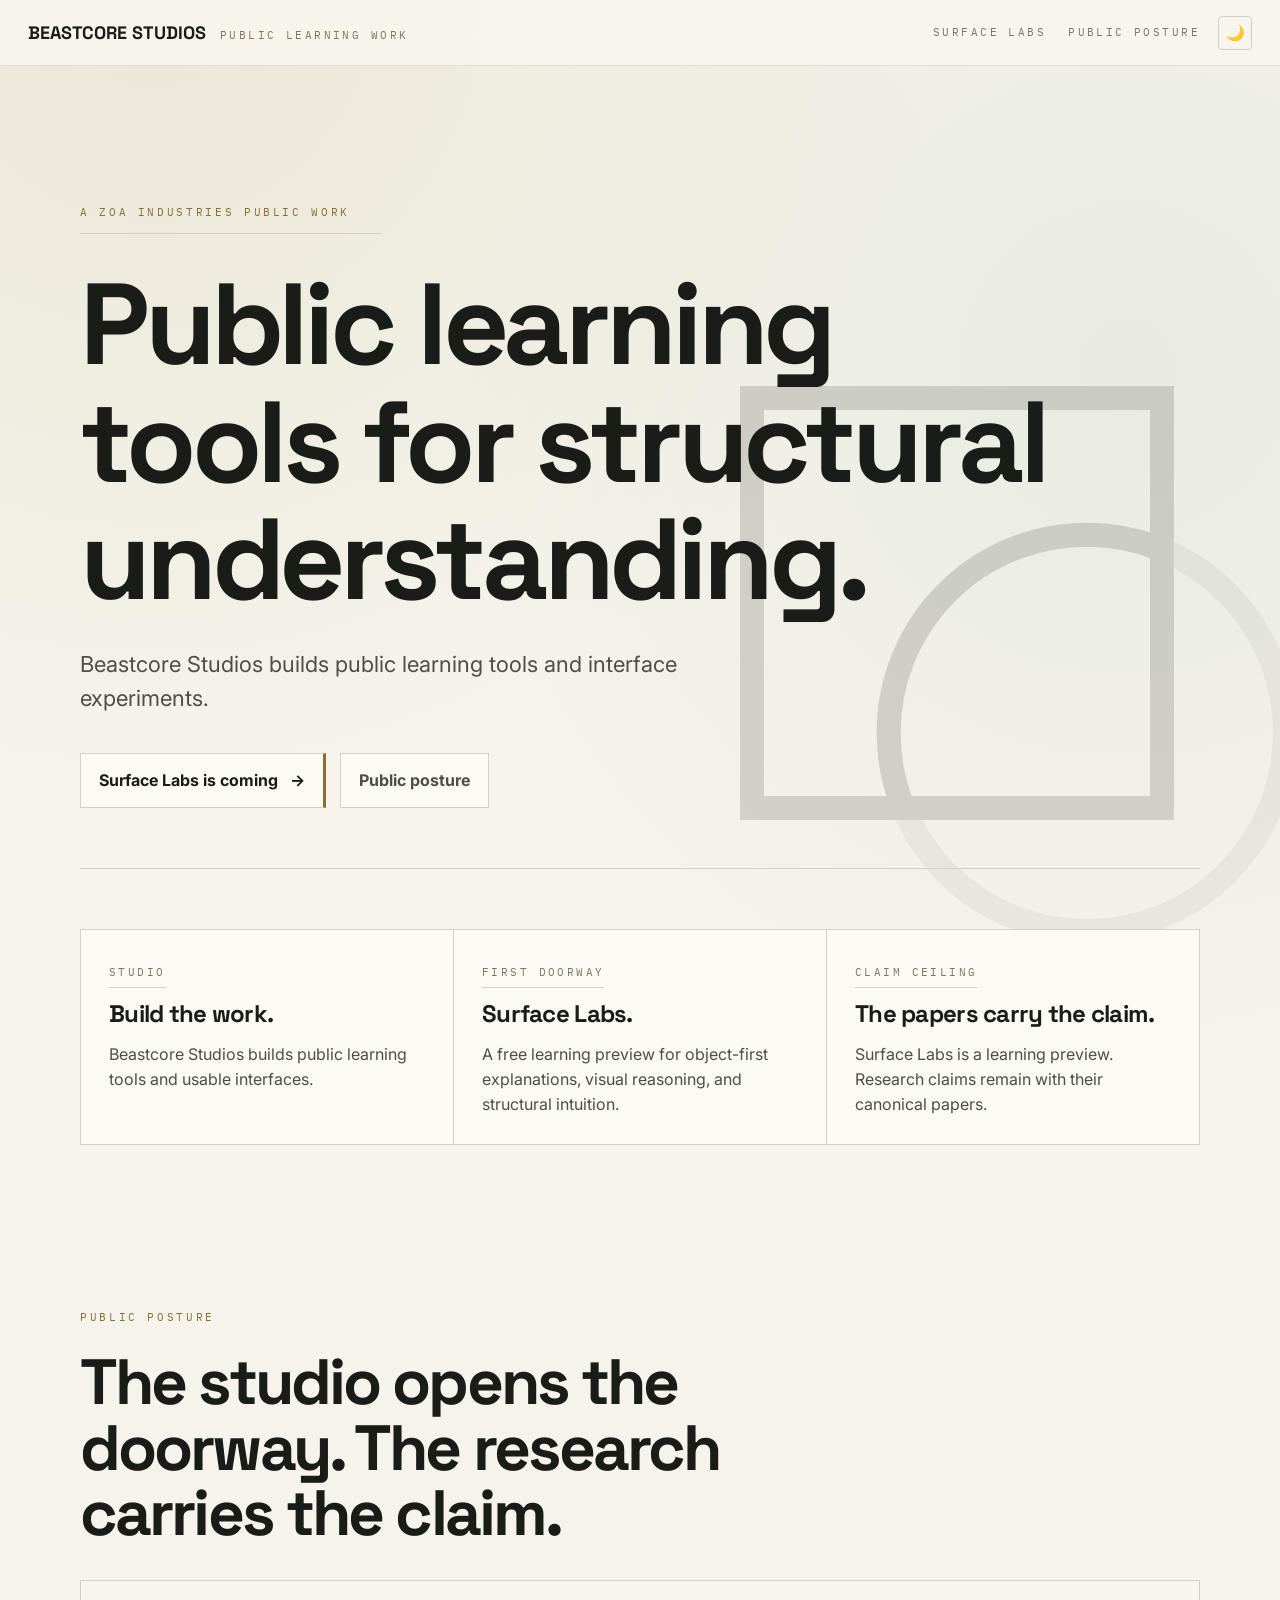
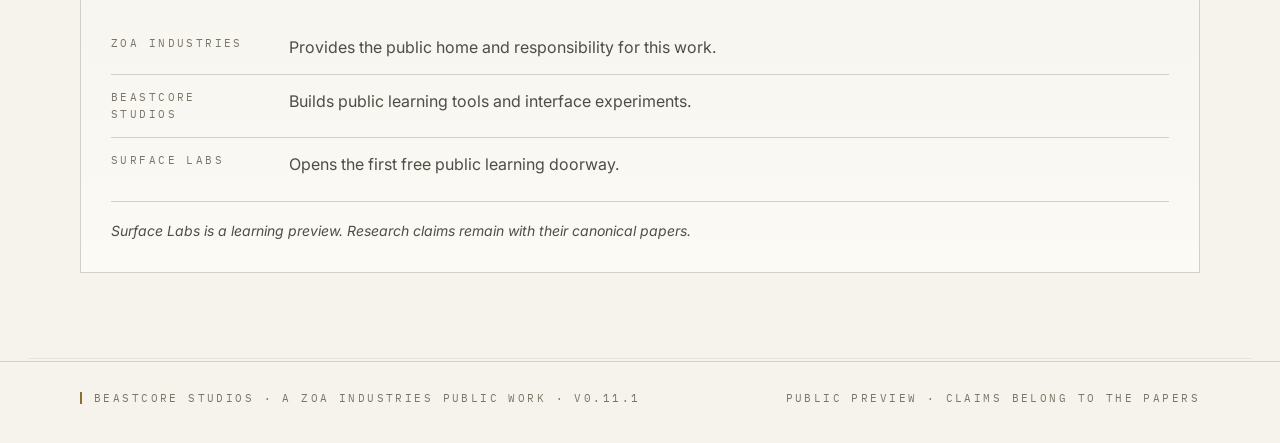
<file: index.html>
<!doctype html>
<html lang="en">
<head>
  <meta charset="utf-8">
  <meta name="viewport" content="width=device-width, initial-scale=1">
  <title>Beastcore Studios — Public learning tools</title>
  <meta name="description" content="Beastcore Studios builds public learning tools and interface experiments. Surface Labs is coming.">
  <meta name="robots" content="index, follow, nosnippet, noarchive">
  <meta name="googlebot" content="index, follow, nosnippet, noarchive">
  <link rel="canonical" href="https://beastcorestudios.com/">
  <meta property="og:type" content="website">
  <meta property="og:url" content="https://beastcorestudios.com/">
  <meta property="og:title" content="Beastcore Studios — Public learning tools">
  <meta property="og:description" content="Surface Labs is coming: a free public learning doorway from Beastcore Studios. The deeper claim belongs to the papers.">
  <meta name="theme-color" content="#f5f3eb">
  <link rel="icon" type="image/x-icon" href="/favicon.ico">
  <link rel="icon" type="image/svg+xml" href="/favicon.svg">
  <link rel="icon" type="image/png" sizes="16x16" href="/favicon-16x16.png">
  <link rel="icon" type="image/png" sizes="32x32" href="/favicon-32x32.png">
  <link rel="apple-touch-icon" sizes="180x180" href="/apple-touch-icon.png">
  <link rel="manifest" href="/site.webmanifest">
  <meta property="og:image" content="https://beastcorestudios.com/assets/surface-lab-lockup-2000.png">
  <link rel="stylesheet" href="/assets/site.css">
  <link rel="preconnect" href="https://fonts.googleapis.com">
  <link rel="preconnect" href="https://fonts.gstatic.com" crossorigin>
  <link href="https://fonts.googleapis.com/css2?family=Space+Grotesk:wght@500;700&family=Inter:wght@400;600;700&family=IBM+Plex+Mono:wght@400;500&display=swap" rel="stylesheet">
  <script>
  (function(){
    try {
      // v0.14: light is the unconditional default; dark is opt-in via toggle.
      var stored = localStorage.getItem('bcs-theme');
      var theme = stored === 'dark' ? 'dark' : 'light';
      document.documentElement.setAttribute('data-theme', theme);
      var meta = document.querySelector('meta[name="theme-color"]');
      if (meta) meta.setAttribute('content', theme === 'dark' ? '#0f1110' : '#f5f3eb');
    } catch(e) {}
  })();
  </script>
</head>
<body class="home">
<nav>
  <a class="brand" href="/">
    <strong>Beastcore Studios</strong>
    <span>public learning work</span>
  </a>
  <div class="nav-right">
    <div class="nav-links">
      <a href="/surface-lab/">Surface Labs</a>
      <a href="#public-posture">Public posture</a>
    </div>
    <button type="button" class="theme-toggle" aria-label="Toggle color theme" title="Toggle theme"></button>
  </div>
</nav>
<main>
  <section class="section hero">
    <div class="inner">
      <div class="kicker">A ZOA Industries public work</div>
      <h1>Public learning tools for structural understanding.</h1>
      <p class="lede">Beastcore Studios builds public learning tools and interface experiments.</p>
      <div class="actions">
        <a class="button primary" href="/surface-lab/">Surface Labs is coming <span>→</span></a>
        <a class="button secondary" href="#public-posture">Public posture</a>
      </div>
      <div class="rule"></div>
      <div class="grid">
        <div class="card">
          <div class="mono">Studio</div>
          <h3>Build the work.</h3>
          <p>Beastcore Studios builds public learning tools and usable interfaces.</p>
        </div>
        <div class="card">
          <div class="mono">First doorway</div>
          <h3>Surface Labs.</h3>
          <p>A free learning preview for object-first explanations, visual reasoning, and structural intuition.</p>
        </div>
        <div class="card">
          <div class="mono">Claim ceiling</div>
          <h3>The papers carry the claim.</h3>
          <p>Surface Labs is a learning preview. Research claims remain with their canonical papers.</p>
        </div>
      </div>
    </div>
  </section>

  <section class="section" id="public-posture">
    <div class="inner">
      <div class="kicker">Public posture</div>
      <h2>The studio opens the doorway. The research carries the claim.</h2>
      <div class="panel">
        <div class="line-list">
          <div class="line"><div class="mono">ZOA Industries</div><div>Provides the public home and responsibility for this work.</div></div>
          <div class="line"><div class="mono">Beastcore Studios</div><div>Builds public learning tools and interface experiments.</div></div>
          <div class="line"><div class="mono">Surface Labs</div><div>Opens the first free public learning doorway.</div></div>
        </div>
        <p class="posture-note">Surface Labs is a learning preview. Research claims remain with their canonical papers.</p>
      </div>
    </div>
  </section>
</main>
<script>
(function(){
  document.querySelectorAll('.theme-toggle').forEach(function(btn){
    btn.addEventListener('click', function(){
      var current = document.documentElement.getAttribute('data-theme');
      var next = current === 'light' ? 'dark' : 'light';
      document.documentElement.setAttribute('data-theme', next);
      try { localStorage.setItem('bcs-theme', next); } catch(e) {}
      var meta = document.querySelector('meta[name="theme-color"]');
      if (meta) meta.setAttribute('content', next === 'light' ? '#f5f3eb' : '#0f1110');
    });
  });
})();
</script>
<footer>
  <div class="footer-inner mono">
    <div>BEASTCORE STUDIOS · A ZOA INDUSTRIES PUBLIC WORK · v0.11.1</div>
    <div>PUBLIC PREVIEW · CLAIMS BELONG TO THE PAPERS</div>
  </div>
</footer>
</body>
</html>
</file>
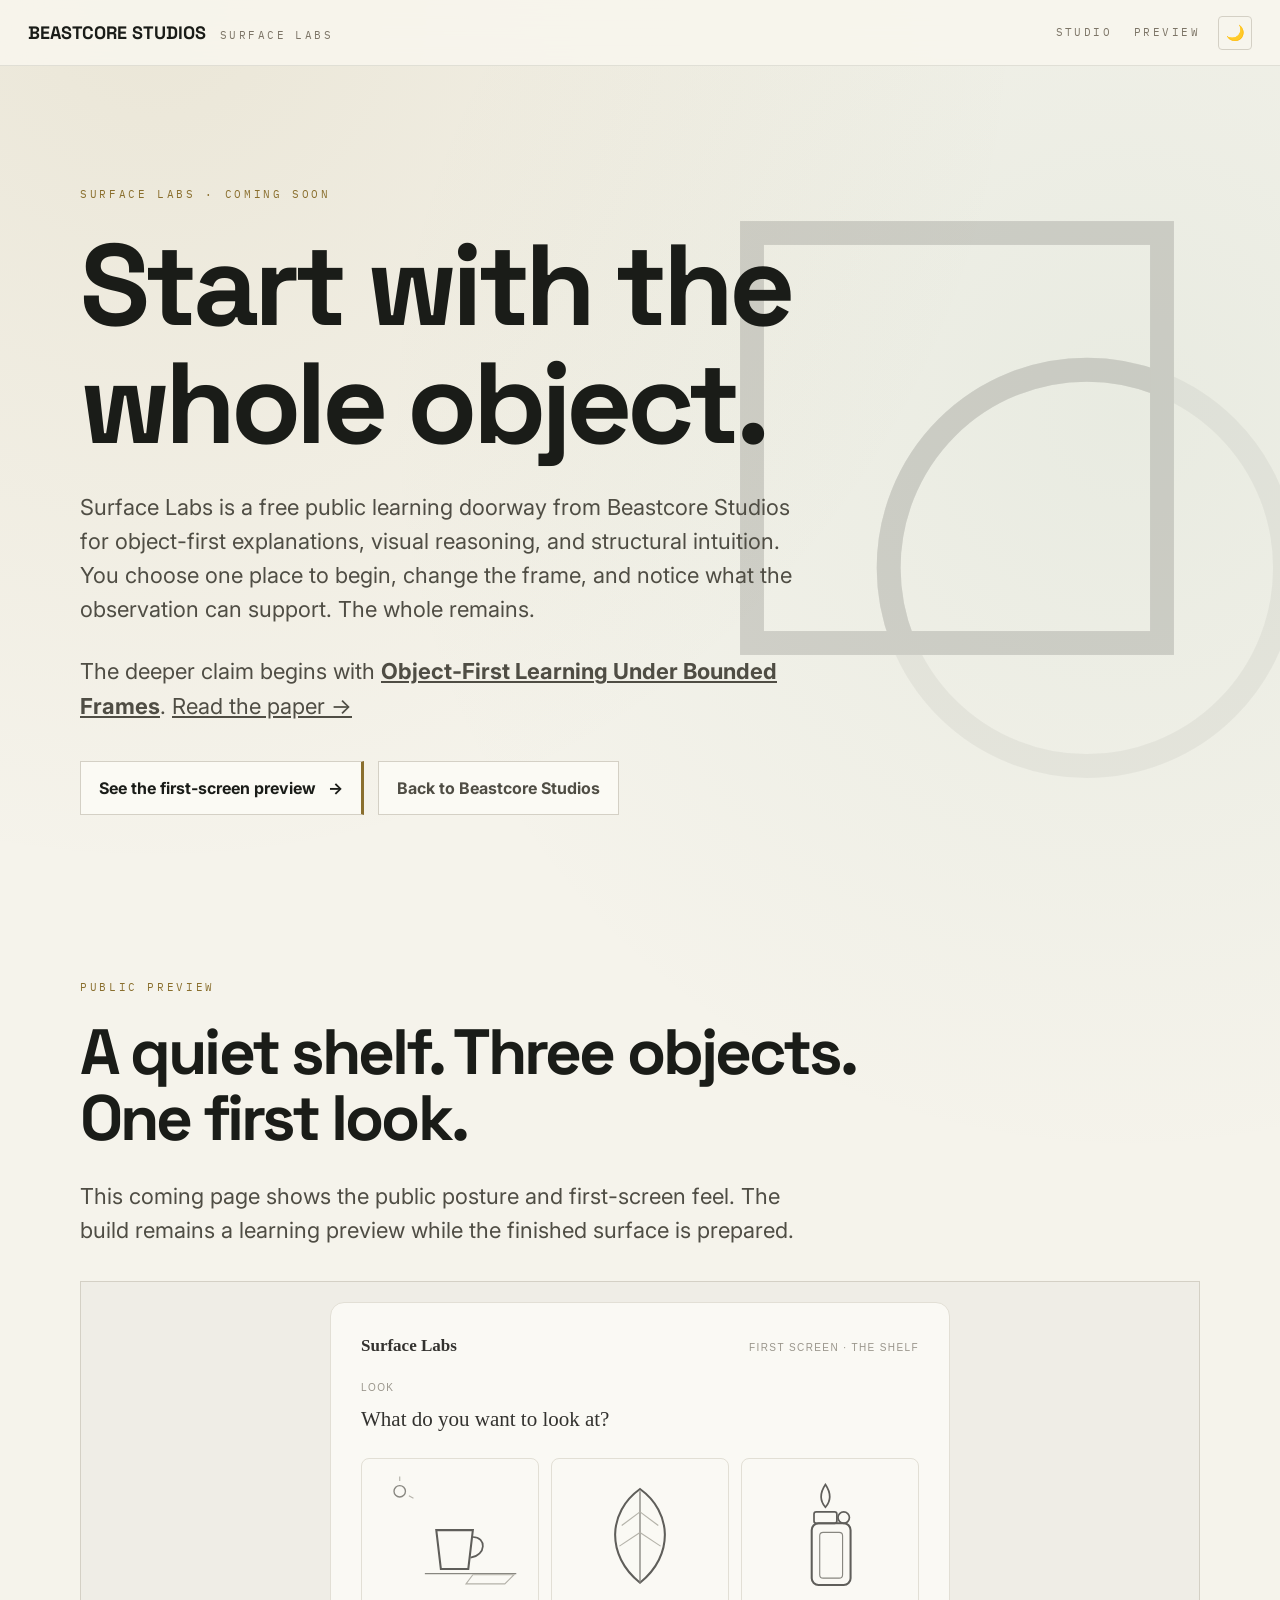
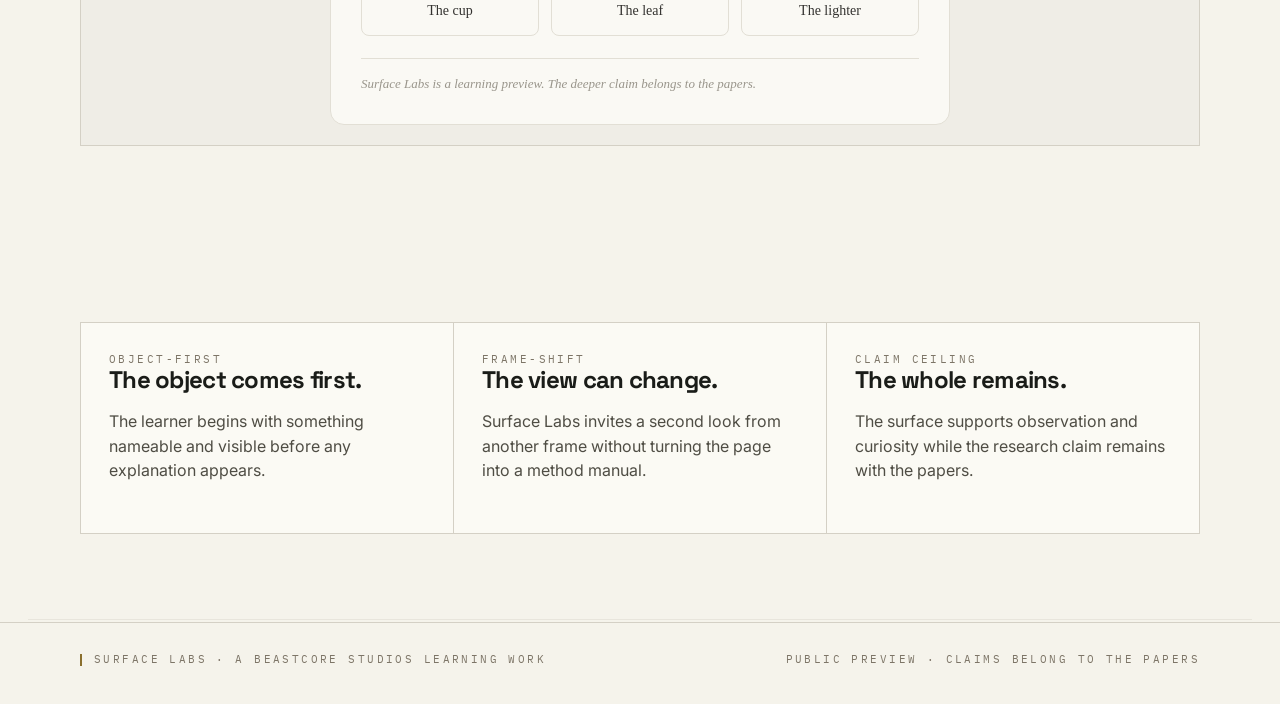
<file: surface-lab/index.html>
<!doctype html>
<html lang="en">
<head>
  <meta charset="utf-8">
  <meta name="viewport" content="width=device-width, initial-scale=1">
  <title>Surface Labs — Coming Soon · Beastcore Studios</title>
  <meta name="description" content="Surface Labs is a free public learning doorway from Beastcore Studios for object-first explanations, visual reasoning, and structural intuition. Coming soon.">
  <meta name="robots" content="index, follow, nosnippet, noarchive">
  <meta name="googlebot" content="index, follow, nosnippet, noarchive">
  <link rel="canonical" href="https://beastcorestudios.com/surface-lab/">
  <meta property="og:type" content="website">
  <meta property="og:url" content="https://beastcorestudios.com/surface-lab/">
  <meta property="og:title" content="Surface Labs — Coming Soon">
  <meta property="og:description" content="A free public learning doorway from Beastcore Studios. The deeper claim belongs to the papers.">
  <meta name="theme-color" content="#f5f3eb">
  <link rel="icon" type="image/x-icon" href="/favicon.ico">
  <link rel="icon" type="image/svg+xml" href="/favicon.svg">
  <link rel="icon" type="image/png" sizes="16x16" href="/favicon-16x16.png">
  <link rel="icon" type="image/png" sizes="32x32" href="/favicon-32x32.png">
  <link rel="apple-touch-icon" sizes="180x180" href="/apple-touch-icon.png">
  <link rel="manifest" href="/site.webmanifest">
  <meta property="og:image" content="https://beastcorestudios.com/assets/surface-lab-lockup-2000.png">
  <link rel="stylesheet" href="/assets/site.css">
  <link rel="preconnect" href="https://fonts.googleapis.com">
  <link rel="preconnect" href="https://fonts.gstatic.com" crossorigin>
  <link href="https://fonts.googleapis.com/css2?family=Space+Grotesk:wght@500;700&family=Inter:wght@400;600;700&family=IBM+Plex+Mono:wght@400;500&display=swap" rel="stylesheet">
  <script>
  (function(){
    try {
      // v0.14: light is the unconditional default; dark is opt-in via toggle.
      var stored = localStorage.getItem('bcs-theme');
      var theme = stored === 'dark' ? 'dark' : 'light';
      document.documentElement.setAttribute('data-theme', theme);
      var meta = document.querySelector('meta[name="theme-color"]');
      if (meta) meta.setAttribute('content', theme === 'dark' ? '#0f1110' : '#f5f3eb');
    } catch(e) {}
  })();
  </script>
</head>
<body>
<nav>
  <a class="brand" href="/">
    <strong>Beastcore Studios</strong>
    <span>Surface Labs</span>
  </a>
  <div class="nav-right">
    <div class="nav-links">
      <a href="/">Studio</a>
      <a href="#preview">Preview</a>
    </div>
    <button type="button" class="theme-toggle" aria-label="Toggle color theme" title="Toggle theme"></button>
  </div>
</nav>
<main>
  <section class="section hero">
    <div class="inner">
      <div class="kicker">Surface Labs · coming soon</div>
      <h1>Start with the whole object.</h1>
      <p class="lede">Surface Labs is a free public learning doorway from Beastcore Studios for object-first explanations, visual reasoning, and structural intuition. You choose one place to begin, change the frame, and notice what the observation can support. The whole remains.</p>
      <p class="lede">The deeper claim begins with <a href="https://zenodo.org/records/20383086" target="_blank" rel="noopener"><strong>Object-First Learning Under Bounded Frames</strong></a>. <a href="https://zenodo.org/records/20383086" target="_blank" rel="noopener">Read the paper →</a></p>
      <div class="actions">
        <a class="button primary" href="#preview">See the first-screen preview <span>→</span></a>
        <a class="button secondary" href="/">Back to Beastcore Studios</a>
      </div>
    </div>
  </section>

  <section class="section" id="preview">
    <div class="inner">
      <div class="kicker">Public preview</div>
      <h2>A quiet shelf. Three objects. One first look.</h2>
      <p class="lede">This coming page shows the public posture and first-screen feel. The build remains a learning preview while the finished surface is prepared.</p>
      <div class="preview-wrap">
        <div class="preview-card">
          <div class="preview-head"><strong>Surface Labs</strong><span>First screen · The shelf</span></div>
          <div class="preview-label">Look</div>
          <p class="preview-prompt">What do you want to look at?</p>
          <div class="shelf">
            <div class="object">
              <svg viewBox="0 0 140 110" xmlns="http://www.w3.org/2000/svg" role="img" aria-label="A cup under a light, casting a shadow">
                <circle cx="26" cy="16" r="5" fill="none" stroke="#888780" stroke-width="1.2"/>
                <line x1="26" y1="7" x2="26" y2="3" stroke="#B4B2A9" stroke-width="1"/>
                <line x1="34" y1="20" x2="38" y2="22" stroke="#B4B2A9" stroke-width="1"/>
                <line x1="48" y1="88" x2="128" y2="88" stroke="#888780" stroke-width="1.2"/>
                <path d="M58 50 L62 84 L86 84 L90 50 Z" fill="none" stroke="#5F5E5A" stroke-width="1.8"/>
                <path d="M90 56 C102 56 102 72 88 74" fill="none" stroke="#5F5E5A" stroke-width="1.5"/>
                <polygon points="90,89 126,89 118,97 84,97" fill="none" stroke="#B4B2A9" stroke-width="1"/>
              </svg>
              <span>The cup</span>
            </div>
            <div class="object">
              <svg viewBox="0 0 140 110" xmlns="http://www.w3.org/2000/svg" role="img" aria-label="A leaf with veins">
                <path d="M70 14 C42 34 40 72 70 96 C100 72 98 34 70 14 Z" fill="none" stroke="#5F5E5A" stroke-width="1.8"/>
                <line x1="70" y1="16" x2="70" y2="96" stroke="#888780" stroke-width="1.2"/>
                <line x1="70" y1="34" x2="54" y2="46" stroke="#B4B2A9" stroke-width="1"/>
                <line x1="70" y1="34" x2="86" y2="46" stroke="#B4B2A9" stroke-width="1"/>
                <line x1="70" y1="52" x2="52" y2="64" stroke="#B4B2A9" stroke-width="1"/>
                <line x1="70" y1="52" x2="88" y2="64" stroke="#B4B2A9" stroke-width="1"/>
              </svg>
              <span>The leaf</span>
            </div>
            <div class="object">
              <svg viewBox="0 0 140 110" xmlns="http://www.w3.org/2000/svg" role="img" aria-label="A lit lighter">
                <path d="M66 30 C60 23 62 16 66 10 C70 16 72 23 66 30 Z" fill="none" stroke="#5F5E5A" stroke-width="1.5"/>
                <rect x="56" y="34" width="20" height="10" rx="2" fill="none" stroke="#5F5E5A" stroke-width="1.5"/>
                <circle cx="82" cy="39" r="5" fill="none" stroke="#5F5E5A" stroke-width="1.5"/>
                <rect x="54" y="44" width="34" height="54" rx="6" fill="none" stroke="#5F5E5A" stroke-width="1.8"/>
                <rect x="61" y="52" width="20" height="40" rx="3" fill="none" stroke="#888780" stroke-width="1"/>
              </svg>
              <span>The lighter</span>
            </div>
          </div>
          <div class="preview-foot">Surface Labs is a learning preview. The deeper claim belongs to the papers.</div>
        </div>
      </div>
    </div>
  </section>

  <section class="section">
    <div class="inner">
      <div class="grid">
        <div class="card"><div class="mono">Object-first</div><h3>The object comes first.</h3><p>The learner begins with something nameable and visible before any explanation appears.</p></div>
        <div class="card"><div class="mono">Frame-shift</div><h3>The view can change.</h3><p>Surface Labs invites a second look from another frame without turning the page into a method manual.</p></div>
        <div class="card"><div class="mono">Claim ceiling</div><h3>The whole remains.</h3><p>The surface supports observation and curiosity while the research claim remains with the papers.</p></div>
      </div>
    </div>
  </section>
</main>
<script>
(function(){
  document.querySelectorAll('.theme-toggle').forEach(function(btn){
    btn.addEventListener('click', function(){
      var current = document.documentElement.getAttribute('data-theme');
      var next = current === 'light' ? 'dark' : 'light';
      document.documentElement.setAttribute('data-theme', next);
      try { localStorage.setItem('bcs-theme', next); } catch(e) {}
      var meta = document.querySelector('meta[name="theme-color"]');
      if (meta) meta.setAttribute('content', next === 'light' ? '#f5f3eb' : '#0f1110');
    });
  });
})();
</script>
<footer>
  <div class="footer-inner mono">
    <div>SURFACE LABS · A BEASTCORE STUDIOS LEARNING WORK</div>
    <div>PUBLIC PREVIEW · CLAIMS BELONG TO THE PAPERS</div>
  </div>
</footer>
</body>
</html>
</file>
<file: assets/site.css>
:root {
  /* Base palette — LIGHT default (v0.14). Dark mode is opt-in via toggle. */
  --bg: #f5f3eb;
  --panel: #fbfaf4;
  --panel-2: #ecebe2;
  --ink: #1a1c18;
  --muted: #4f4d44;
  --dim: #7d7567;
  --line: #d4d0c5;
  --accent: #8a6f2e;
  --accent-2: #a98a3e;
  --paper: #efede6;
  --paper-ink: #33322f;
  /* Compositional theme-aware values (light defaults) */
  --nav-bg: rgba(248,246,238,0.86);
  --nav-border: rgba(30,30,28,0.10);
  --gradient-1: rgba(143,118,42,0.10);
  --gradient-2: rgba(85,140,110,0.08);
  --hero-mark: url('/assets/surface-lab-mark.svg');
  --panel-overlay: rgba(0,0,0,0.018);
  --toggle-icon: "\1F319";  /* 🌙 shown in light mode (click to switch to dark) */
}

/* Dark theme override via [data-theme="dark"] — set by the inline init script
   from localStorage. Light is the unconditional default; dark is opt-in. */
:root[data-theme="dark"] {
  --bg: #0E100E;
  --panel: #151812;
  --panel-2: #1B1E17;
  --ink: #F1EEE6;
  --muted: #B8B2A4;
  --dim: #7D7567;
  --line: #30352C;
  --accent: #BFA45A;
  --accent-2: #D2BD78;
  --nav-bg: rgba(15,17,16,0.86);
  --nav-border: rgba(242,239,231,0.08);
  --gradient-1: rgba(215,179,106,0.11);
  --gradient-2: rgba(185,216,194,0.08);
  --hero-mark: url('/assets/surface-lab-mark-reversed.svg');
  --panel-overlay: rgba(255,255,255,0.025);
  --toggle-icon: "\2600";  /* ☀ shown in dark mode (click to switch to light) */
}
* { box-sizing: border-box; }
html { scroll-behavior: smooth; }
body {
  margin: 0;
  background:
    radial-gradient(circle at 12% 0%, var(--gradient-1), transparent 34%),
    radial-gradient(circle at 88% 18%, var(--gradient-2), transparent 34%),
    var(--bg);
  color: var(--ink);
  font-family: Inter, ui-sans-serif, system-ui, -apple-system, BlinkMacSystemFont, "Segoe UI", sans-serif;
  line-height: 1.55;
  transition: background-color 0.25s ease, color 0.25s ease;
}
a { color: inherit; }
nav {
  position: sticky;
  top: 0;
  z-index: 50;
  height: 66px;
  display: flex;
  align-items: center;
  justify-content: space-between;
  gap: 20px;
  padding: 0 28px;
  background: var(--nav-bg);
  backdrop-filter: blur(20px);
  border-bottom: 1px solid var(--nav-border);
}
.brand {
  display: flex;
  align-items: baseline;
  gap: 14px;
  text-decoration: none;
}
.brand strong {
  font-family: "Space Grotesk", Inter, sans-serif;
  font-weight: 700;
  letter-spacing: 0;
  font-size: 18px;
  text-transform: uppercase;
}
.brand span, .nav-links a, .mono {
  font-family: "IBM Plex Mono", ui-monospace, SFMono-Regular, Menlo, monospace;
  font-size: 11px;
  letter-spacing: 0.22em;
  text-transform: uppercase;
  color: var(--dim);
}
.nav-links { display: flex; gap: 22px; align-items: center; }
.nav-links a { text-decoration: none; transition: color 0.2s ease; }
.nav-links a:hover { color: var(--accent); }
main { min-height: calc(100vh - 66px); }
.section { padding: 88px 28px; }
.inner { max-width: 1120px; margin: 0 auto; }
.hero { padding-top: 120px; padding-bottom: 76px; position: relative; overflow: hidden; }
.hero::before {
  content: "";
  position: absolute;
  top: 50%;
  right: -10%;
  transform: translateY(-50%);
  width: min(820px, 78vw);
  height: min(820px, 78vw);
  background-image: var(--hero-mark);
  background-position: center;
  background-repeat: no-repeat;
  background-size: contain;
  opacity: 0.18;
  pointer-events: none;
  z-index: 0;
}
.hero .inner { position: relative; z-index: 1; }
.kicker {
  font-family: "IBM Plex Mono", ui-monospace, monospace;
  color: var(--accent);
  letter-spacing: 0.24em;
  text-transform: uppercase;
  font-size: 11px;
  margin-bottom: 24px;
}
h1, h2, h3 {
  font-family: "Space Grotesk", Inter, sans-serif;
  letter-spacing: -0.045em;
  line-height: 1.02;
  margin: 0;
}
h1 { font-size: clamp(54px, 9vw, 116px); max-width: 980px; }
h2 { font-size: clamp(34px, 5.4vw, 64px); max-width: 820px; }
h3 { font-size: 24px; letter-spacing: -0.03em; }
.lede {
  margin: 28px 0 0;
  color: var(--muted);
  max-width: 720px;
  font-size: clamp(18px, 2vw, 22px);
}
.actions { display: flex; flex-wrap: wrap; gap: 14px; margin-top: 38px; }
.button {
  display: inline-flex;
  align-items: center;
  gap: 12px;
  padding: 14px 18px;
  border: 1px solid var(--line);
  background: var(--panel);
  text-decoration: none;
  font-weight: 700;
  color: var(--ink);
}
.button.primary { border-right: 3px solid var(--accent); }
.button.secondary { color: var(--muted); }
.rule { height: 1px; background: var(--line); margin: 60px 0; }
.grid { display: grid; grid-template-columns: repeat(3, minmax(0, 1fr)); gap: 1px; background: var(--line); border: 1px solid var(--line); }
.card { background: var(--panel); padding: 28px; min-height: 210px; }
.card p { color: var(--muted); margin: 16px 0 0; }
.panel {
  margin-top: 34px;
  border: 1px solid var(--line);
  background: linear-gradient(180deg, var(--panel-overlay), transparent), var(--panel);
  padding: 30px;
}
.line-list { display: grid; gap: 14px; margin-top: 24px; }
.line { display: grid; grid-template-columns: 160px 1fr; gap: 18px; border-top: 1px solid var(--line); padding-top: 14px; }
.line:first-child { border-top: 0; padding-top: 0; }
.line div:last-child { color: var(--muted); }
.preview-wrap {
  margin-top: 34px;
  background: var(--paper);
  border: 1px solid var(--line);
  padding: 20px;
}
.preview-card {
  max-width: 620px;
  margin: 0 auto;
  background: #faf9f4;
  color: var(--paper-ink);
  border: 1px solid #e2dfd5;
  border-radius: 14px;
  padding: 30px;
  font-family: Georgia, "Times New Roman", serif;
}
.preview-head { display: flex; justify-content: space-between; align-items: baseline; margin-bottom: 20px; }
.preview-head strong { font-size: 17px; }
.preview-head span, .preview-label { font-family: Arial, sans-serif; font-size: 10px; letter-spacing: 0.14em; text-transform: uppercase; color: #99958b; }
.preview-prompt { font-size: 21px; margin: 8px 0 22px; }
.shelf { display: flex; gap: 12px; }
.object { flex: 1; border: 1px solid #e2dfd5; border-radius: 8px; padding: 14px 8px 12px; text-align: center; }
.object svg { width: 100%; display: block; }
.object span { font-size: 14px; }
.preview-foot { border-top: 1px solid #e2dfd5; margin-top: 22px; padding-top: 15px; color: #99958b; font-size: 13px; font-style: italic; }
footer { border-top: 1px solid var(--line); padding: 28px 28px 36px; color: var(--dim); position: relative; }
footer::before {
  content: "";
  position: absolute;
  top: -4px;
  left: 28px;
  right: 28px;
  height: 1px;
  background: var(--line);
  opacity: 0.4;
}
.footer-inner { max-width: 1120px; margin: 0 auto; display: flex; justify-content: space-between; gap: 20px; flex-wrap: wrap; }
.footer-inner > div:first-child {
  position: relative;
  padding-left: 14px;
}
.footer-inner > div:first-child::before {
  content: "";
  position: absolute;
  left: 0;
  top: 50%;
  height: 12px;
  width: 2px;
  background: var(--accent);
  transform: translateY(-50%);
}

/* === v0.7 composition hardening pass — homepage only === */
/* Scoped to body.home to prevent cascade into Surface Lab page body.
   Parent attribution (nav .brand, footer brand block) stays universal above. */
.home .hero .kicker {
  padding-bottom: 12px;
  border-bottom: 1px solid var(--line);
  display: inline-block;
  padding-right: 32px;
  margin-bottom: 32px;
}
.home .hero { padding-top: 132px; }
.home .lede { max-width: 640px; }
.home .card {
  position: relative;
  transition: background-color 0.2s ease;
}
.home .card::before {
  content: "";
  position: absolute;
  left: 0;
  top: 0;
  bottom: 0;
  width: 2px;
  background: var(--accent);
  opacity: 0;
  transition: opacity 0.2s ease;
}
.home .card:hover { background: var(--panel-2); }
.home .card:hover::before { opacity: 1; }
.home .card .mono {
  display: inline-block;
  padding-bottom: 6px;
  border-bottom: 1px solid var(--line);
  margin-bottom: 14px;
}
.posture-note {
  margin: 24px 0 0;
  padding-top: 18px;
  border-top: 1px solid var(--line);
  color: var(--muted);
  font-size: 14px;
  font-style: italic;
}
@media (max-width: 780px) {
  nav { padding: 0 18px; }
  .brand span, .nav-links { display: none; }
  .section { padding: 64px 20px; }
  .hero { padding-top: 82px; }
  .grid { grid-template-columns: 1fr; }
  .line { grid-template-columns: 1fr; gap: 6px; }
  .shelf { flex-direction: column; }
}

/* === v0.13: theme toggle ============================================ */
.nav-right { display: flex; align-items: center; gap: 18px; }
.theme-toggle {
  background: transparent;
  border: 1px solid var(--line);
  color: var(--muted);
  width: 34px;
  height: 34px;
  padding: 0;
  cursor: pointer;
  font-size: 15px;
  line-height: 1;
  display: inline-flex;
  align-items: center;
  justify-content: center;
  border-radius: 4px;
  transition: color 0.2s ease, border-color 0.2s ease, background-color 0.2s ease;
  -webkit-font-smoothing: antialiased;
}
.theme-toggle:hover { color: var(--accent); border-color: var(--accent); }
.theme-toggle::before { content: var(--toggle-icon); }
</file>
